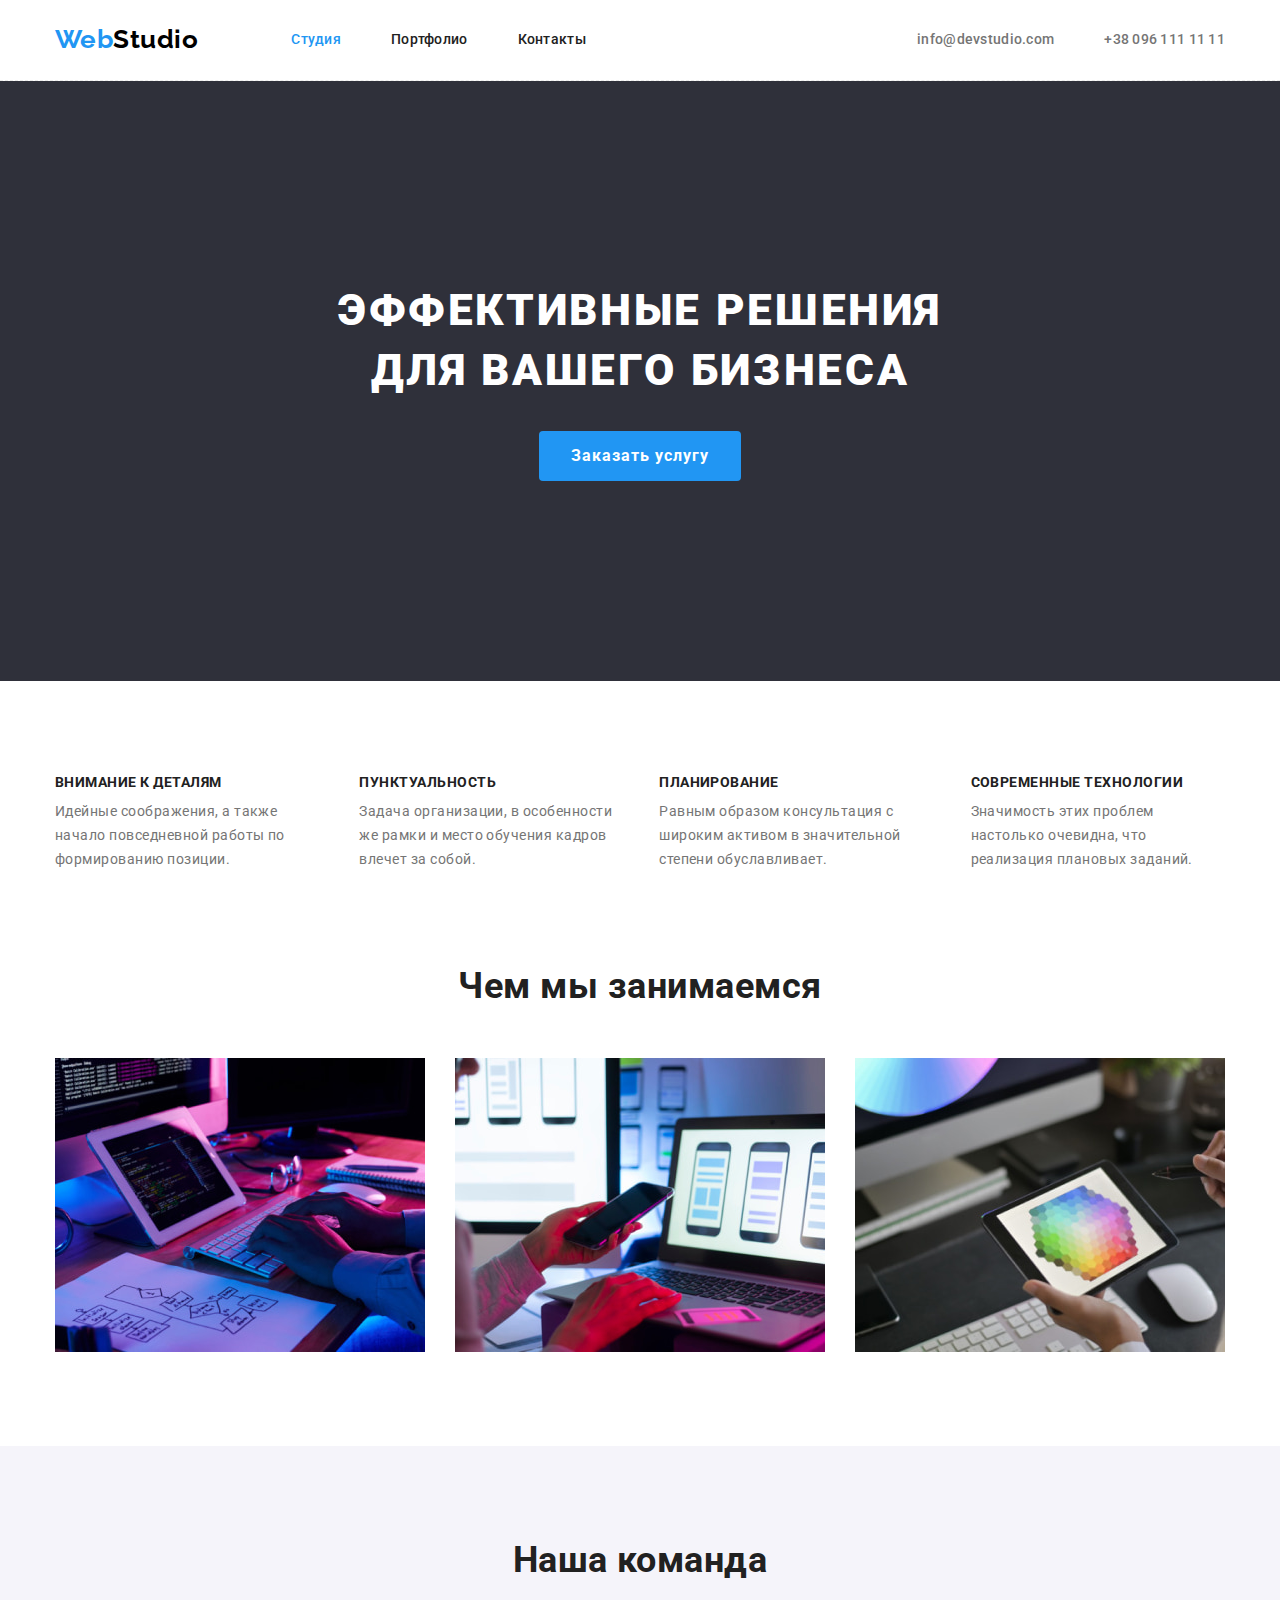
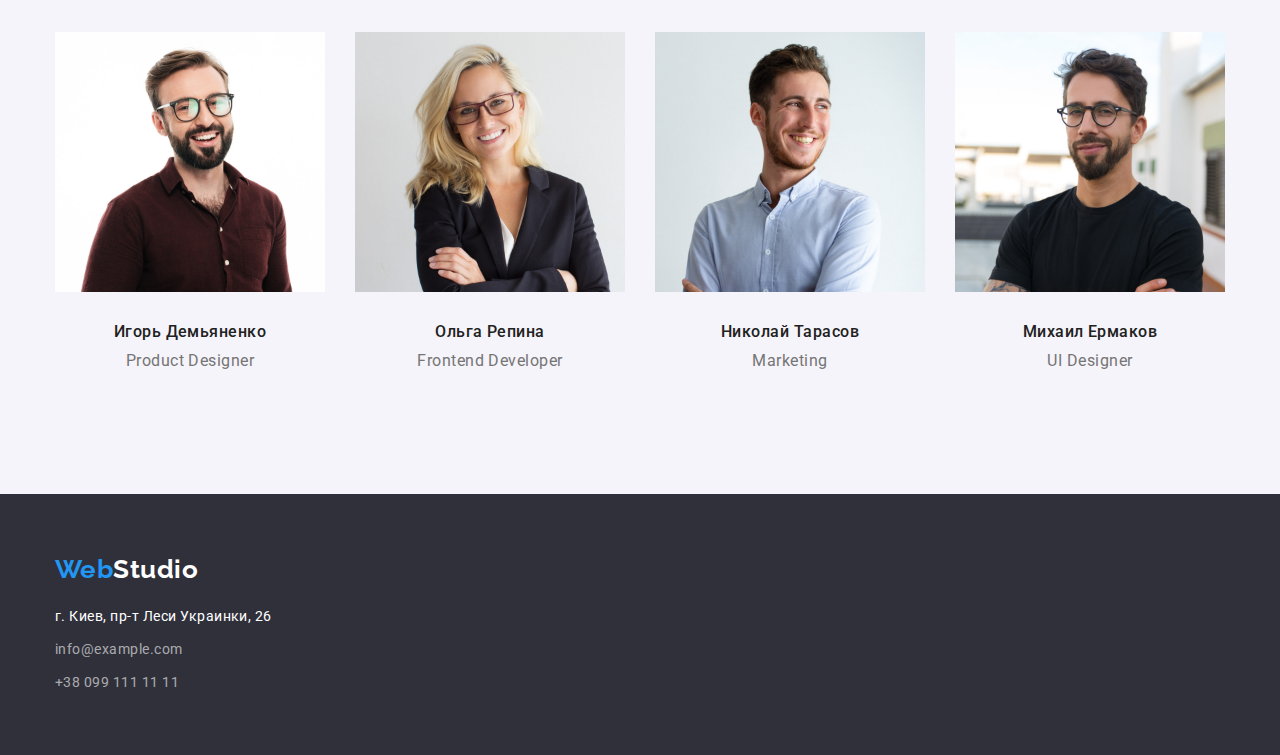
<file: index.html>
<!DOCTYPE html>
<html lang="ru">
<head>
    <meta charset="UTF-8">
    <meta http-equiv="X-UA-Compatible" content="IE=edge">
    <meta name="viewport" content="width=device-width, initial-scale=1.0">
    <title>Home work</title>
    <link rel="preconnect" href="https://fonts.googleapis.com">
    <link rel="preconnect" href="https://fonts.gstatic.com" crossorigin>
    <link href="https://fonts.googleapis.com/css2?family=Raleway:wght@700&family=Roboto:wght@400;500;700;900&display=swap"
        rel="stylesheet">
        <link rel="stylesheet" href="https://cdn.jsdelivr.net/npm/modern-normalize@1.1.0/modern-normalize.min.css">
    <link rel="stylesheet" href="./css/styles.css">
</head>
<body>
    <header class="header">
        <div class="container header-container">
            <a class="logo link" href="./index.html">Web<span class="logo-primary">Studio</span></a>
            <nav>
                <ul class="nav-list list">
                    <li class="nav-item"><a class="nav-link current link" href="./index.html">Студия</a></li>
                    <li class="nav-item"><a class="nav-link link" href="./portfolio.html">Портфолио</a></li>
                    <li class="nav-item"><a class="nav-link link" href="">Контакты</a></li>
                </ul>
            </nav>
            <ul class="header-contact-list list">
                <li class="header-contact-item"><a class="header-contact link" href="mailto:info@devstudio.com">info@devstudio.com</a></li>
                <li class="header-contact-item"><a class="header-contact link" href="tel:+380961111111">+38 096 111 11 11</a></li>
            </ul>
        </div>
    </header>
    <main>
        <section class="hero">
            <div class="container">
                <h1 class="hero-title">Эффективные решения для вашего бизнеса</h1>
                <button class="service-btn" type="button">Заказать услугу</button>
            </div>
        </section>
        <section class="section">
            <div class="container">
                <h2 class="visually-hidden">Преимущества компании</h2>
                <ul class="features-list list">
                    <li class="features-item">
                        <h3 class="features-title">Внимание к деталям</h3>
                        <p class="features-text">Идейные соображения, а также начало повседневной работы по формированию позиции.</p>
                    </li>
                    <li class="features-item">
                        <h3 class="features-title">Пунктуальность</h3>
                        <p class="features-text">Задача организации, в особенности же рамки и место обучения кадров влечет за собой.</p>
                    </li>
                    <li class="features-item">
                        <h3 class="features-title">Планирование</h3>
                        <p class="features-text">Равным образом консультация с широким активом в значительной степени обуславливает.</p>
                    </li>
                    <li class="features-item">
                        <h3 class="features-title">Современные технологии</h3>
                        <p class="features-text">Значимость этих проблем настолько очевидна, что реализация плановых заданий.</p>
                    </li>
                </ul>
        </div>
        </section>
        <section class="services section">
            <div class="container">
                <h2 class="services-title">Чем мы занимаемся</h2>
                <ul class="services-list list">
                    <li class="services-item"><img src="./images/img-1.jpg" alt="Разработка сайтов" width="370"></li>
                    <li class="services-item"><img src="./images/img-2.jpg" alt="Разработка мобильных приложений" width="370"></li>
                    <li class="services-item"><img src="./images/img-3.jpg" alt="Разработка дизайна проекта" width="370"></li>
                </ul>
            </div>
        </section>
        <section class="team section">
            <div class="container">
                <h2 class="team-title">Наша команда</h2>
                <ul class="team-list list">
                    <li class="team-item">
                        <img src="./images/team-img-1.jpg" alt="Игорь Демьяненко" width="270">
                        <div class="team-wrapper">
                            <h3 class="team-subtitle">Игорь Демьяненко</h3>
                            <p class="team-text">Product Designer</p>
                        </div>
                    </li>
                    <li class="team-item">
                        <img src="./images/team-img-2.jpg" alt="Ольга Репина" width="270">
                        <div class="team-wrapper">
                            <h3 class="team-subtitle">Ольга Репина</h3>
                            <p class="team-text">Frontend Developer</p>
                        </div>
                    </li>
                    <li class="team-item">
                        <img src="./images/team-img-3.jpg" alt="Николай Тарасов" width="270">
                        <div class="team-wrapper">
                            <h3 class="team-subtitle">Николай Тарасов</h3>
                            <p class="team-text">Marketing</p>
                        </div>
                    </li>
                    <li class="team-item">
                        <img src="./images/team-img-4.jpg" alt="Михаил Ермаков" width="270">
                        <div class="team-wrapper">
                            <h3 class="team-subtitle">Михаил Ермаков</h3>
                            <p class="team-text">UI Designer</p>
                        </div>
                    </li>
                </ul>
            </div>
        </section>
    </main>

    <footer class="footer">
        <div class="container">
            <a class="footer-logo link" href="/">Web<span class="logo-secondary">Studio</span></a>
            <address>
                <ul class="list">
                    <li class="footer-contact-item"><a class="adress-link link"
                            href="https://www.google.com.ua/maps/place/%D0%B1%D1%83%D0%BB.+%D0%9B%D0%B5%D1%81%D0%B8+%D0%A3%D0%BA%D1%80%D0%B0%D0%B8%D0%BD%D0%BA%D0%B8,+26,+%D0%9A%D0%B8%D0%B5%D0%B2,+02000/@50.4265841,30.5361971,17z/data=!3m1!4b1!4m5!3m4!1s0x40d4cf0e033ecbe9:0x57a4dffefec77da0!8m2!3d50.4265807!4d30.5383858?hl=ru">г.
                            Киев, пр-т Леси Украинки, 26</a></li>
                    <li class="footer-contact-item"><a class="footer-contact link" href="mailto:info@example.com">info@example.com</a></li>
                    <li class="footer-contact-item"><a class="footer-contact link" href="tel:+380991111111">+38 099 111 11 11</a></li>
                </ul>
            </address>
        </div>
    </footer>
    
</body>
</html>
</file>
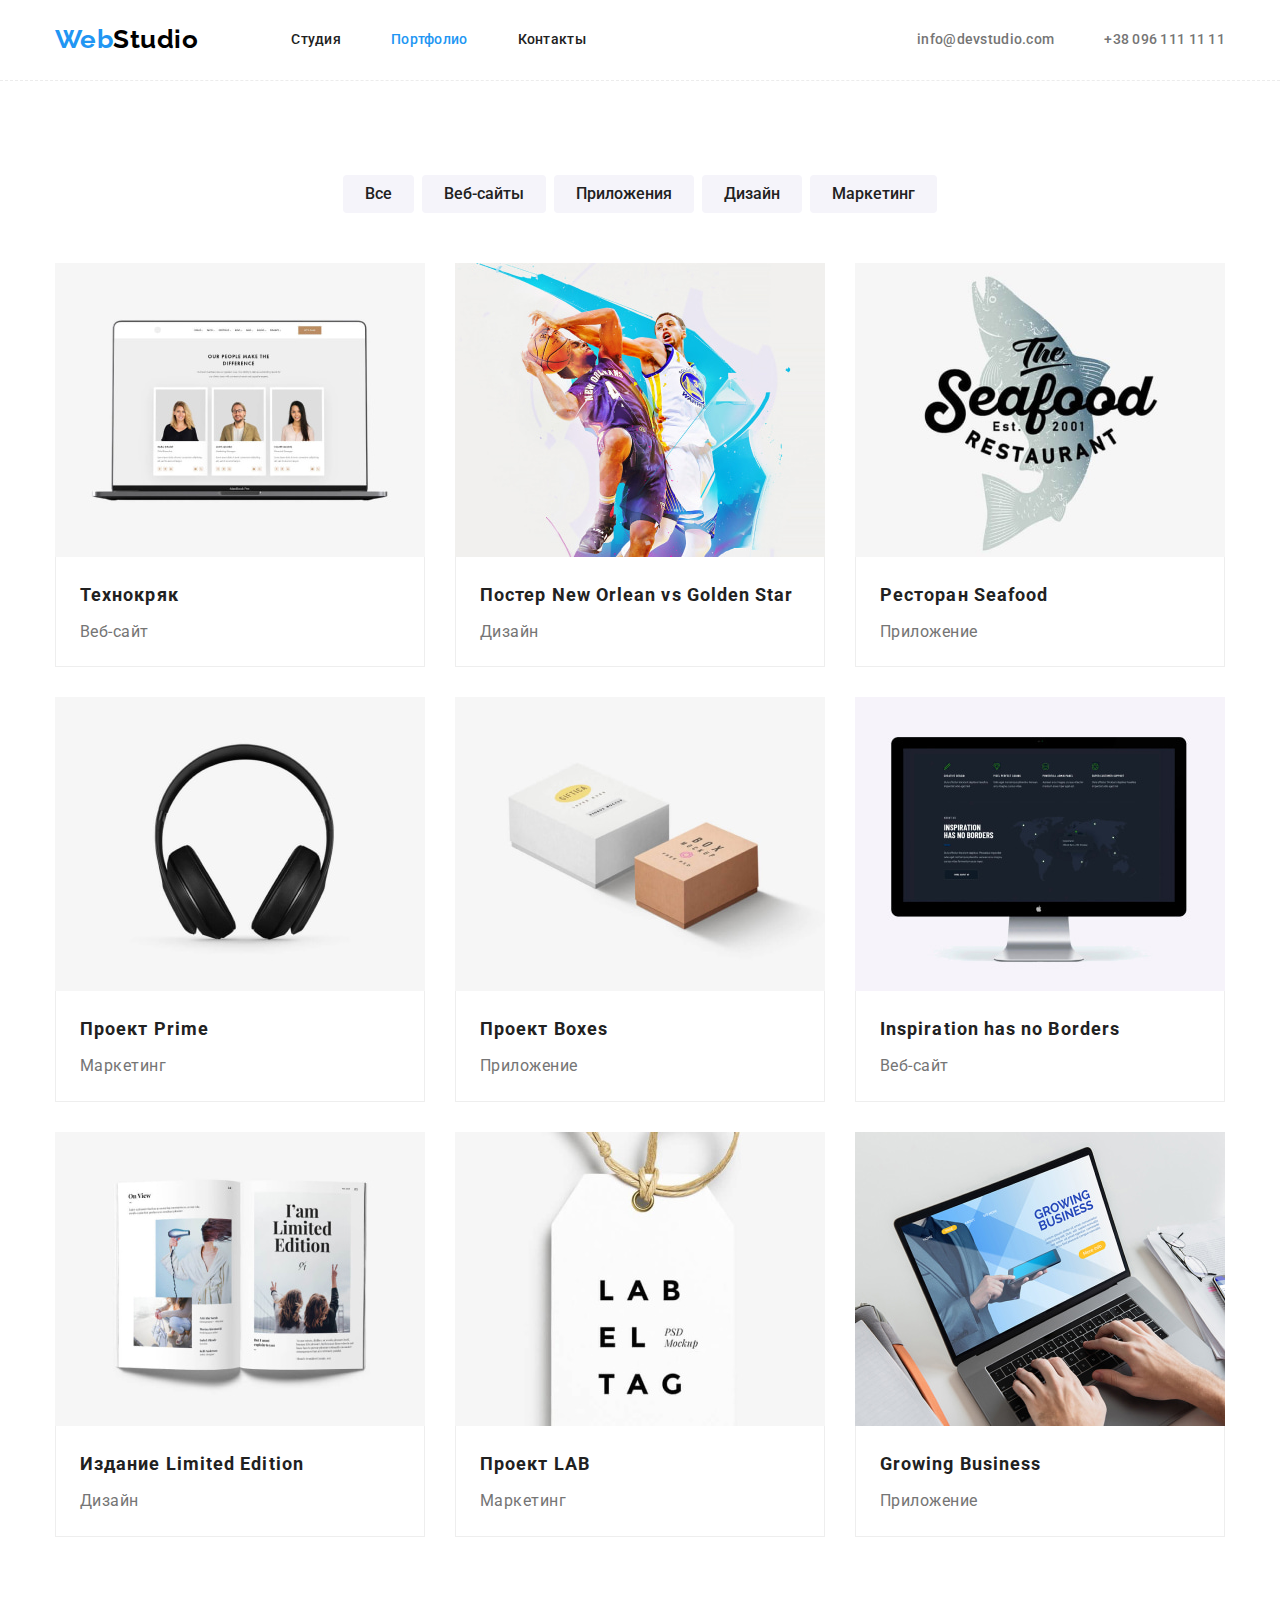
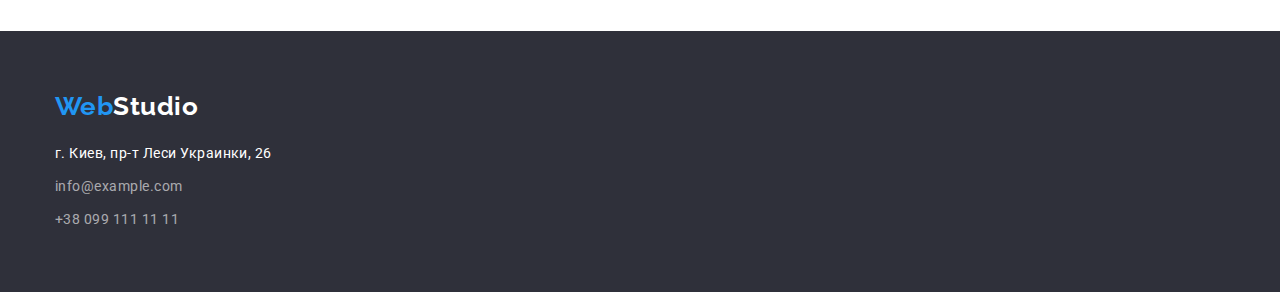
<file: portfolio.html>
<!DOCTYPE html>
<html lang="ru">

<head>
    <meta charset="UTF-8">
    <meta http-equiv="X-UA-Compatible" content="IE=edge">
    <meta name="viewport" content="width=device-width, initial-scale=1.0">
    <title>Home work</title>
    <link rel="preconnect" href="https://fonts.googleapis.com">
    <link rel="preconnect" href="https://fonts.gstatic.com" crossorigin>
    <link href="https://fonts.googleapis.com/css2?family=Raleway:wght@700&family=Roboto:wght@400;500;700;900&display=swap"
        rel="stylesheet">
    <link rel="stylesheet" href="https://cdn.jsdelivr.net/npm/modern-normalize@1.1.0/modern-normalize.min.css">
        
    <link rel="stylesheet" href="./css/styles.css">
</head>

<body>
    <header class="header">
        <div class="container header-container">
            <a class="logo link" href="./index.html">Web<span class="logo-primary">Studio</span></a>
            <nav>
                <ul class="nav-list list">
                    <li class="nav-item"><a class="nav-link link" href="./index.html">Студия</a></li>
                    <li class="nav-item"><a class="nav-link current link" href="./portfolio.html">Портфолио</a></li>
                    <li class="nav-item"><a class="nav-link link" href="">Контакты</a></li>
                </ul>
            </nav>
            <ul class="header-contact-list list">
                <li class="header-contact-item"><a class="header-contact link"
                        href="mailto:info@devstudio.com">info@devstudio.com</a></li>
                <li class="header-contact-item"><a class="header-contact link" href="tel:+380961111111">+38 096 111 11
                        11</a></li>
            </ul>
        </div>
    </header>
    <main>
        <section class="section">
            <div class="container">
                <h1 class="visually-hidden">Портфолио</h1>
                <ul class="filter-list list">
                    <li class="filter-list-item"><button class="filter-item" type="button">Все</button></li>
                    <li class="filter-list-item"><button class="filter-item" type="button">Веб-сайты</button></li>
                    <li class="filter-list-item"><button class="filter-item" type="button">Приложения</button></li>
                    <li class="filter-list-item"><button class="filter-item" type="button">Дизайн</button></li>
                    <li class="filter-list-item"><button class="filter-item" type="button">Маркетинг</button></li>
                </ul>
                <ul class="works-list list">
                    <li class="works-item">
                        <a class="link" href="">
                            <img src="./images/project-img-1.jpg" alt="Ноутбук" width="370">
                            <div class="card-wrapper">
                                <h2 class="card-title">Технокряк</h2>
                                <p class="card-description">Веб-сайт</p>
                            </div>
                        </a>
                
                    </li>
                    <li class="works-item">
                        <a class="link" href="">
                            <img src="./images/project-img-2.jpg" alt="Постер" width="370">
                            <div class="card-wrapper">
                                <h2 class="card-title">Постер New Orlean vs Golden Star</h2>
                                <p class="card-description">Дизайн</p>
                            </div>
                        </a>
                    </li>
                    <li class="works-item">
                        <a class="link" href="">
                            <img src="./images/project-img-3.jpg" alt="Логотип ресторана" width="370">
                            <div class="card-wrapper">
                                <h2 class="card-title">Ресторан Seafood</h2>
                                <p class="card-description">Приложение</p>
                            </div>
                        </a>
                    </li>
                    <li class="works-item">
                        <a class="link" href="">
                            <img class="works-img" src="./images/project-img-4.jpg" alt="Наушники" width="370">
                            <div class="card-wrapper">
                                <h2 class="card-title">Проект Prime</h2>
                                <p class="card-description">Маркетинг</p>
                            </div>
                        </a>
                
                    </li>
                    <li class="works-item">
                        <a class="link" href="">
                            <img src="./images/project-img-5.jpg" alt="Коробки" width="370">
                            <div class="card-wrapper">
                                <h2 class="card-title">Проект Boxes</h2>
                                <p class="card-description">Приложение</p>
                            </div>
                        </a>
                
                    </li>
                    <li class="works-item">
                        <a class="link" href="">
                            <img src="./images/project-img-6.jpg" alt="Монитор" width="370">
                            <div class="card-wrapper">
                                <h2 class="card-title">Inspiration has no Borders</h2>
                                <p class="card-description">Веб-сайт</p>
                            </div>
                        </a>
                    </li>
                    <li class="works-item">
                        <a class="link" href="">
                            <img src="./images/project-img-7.jpg" alt="Журнал" width="370">
                            <div class="card-wrapper">
                                <h2 class="card-title">Издание Limited Edition</h2>
                                <p class="card-description">Дизайн</p>
                            </div>
                        </a>
                    </li>
                    <li class="works-item">
                        <a class="link" href="">
                            <img src="./images/project-img-8.jpg" alt="Ярлык" width="370">
                            <div class="card-wrapper">
                                <h2 class="card-title">Проект LAB</h2>
                                <p class="card-description">Маркетинг</p>
                            </div>
                        </a>
                    </li>
                    <li class="works-item">
                        <a class="link" href="">
                            <img src="./images/project-img-9.jpg" alt="Работа за ноутбуком" width="370">
                            <div class="card-wrapper">
                                <h2 class="card-title">Growing Business</h2>
                                <p class="card-description">Приложение</p>
                            </div>
                        </a>
                    </li>
                </ul>
            </div>
        </section>
    </main>
    <footer class="footer">
        <div class="container">
            <a class="footer-logo link" href="/">Web<span class="logo-secondary">Studio</span></a>
            <address>
                <ul class="list">
                    <li class="footer-contact-item"><a class="adress-link link"
                            href="https://www.google.com.ua/maps/place/%D0%B1%D1%83%D0%BB.+%D0%9B%D0%B5%D1%81%D0%B8+%D0%A3%D0%BA%D1%80%D0%B0%D0%B8%D0%BD%D0%BA%D0%B8,+26,+%D0%9A%D0%B8%D0%B5%D0%B2,+02000/@50.4265841,30.5361971,17z/data=!3m1!4b1!4m5!3m4!1s0x40d4cf0e033ecbe9:0x57a4dffefec77da0!8m2!3d50.4265807!4d30.5383858?hl=ru">г.
                            Киев, пр-т Леси Украинки, 26</a></li>
                    <li class="footer-contact-item"><a class="footer-contact link"
                            href="mailto:info@example.com">info@example.com</a></li>
                    <li class="footer-contact-item"><a class="footer-contact link" href="tel:+380991111111">+38 099 111 11
                            11</a></li>
                </ul>
            </address>
        </div>
    </footer>

</body>

</html>
</file>
<file: css/styles.css>
:root {
  --main-bg-color: #ffffff;
  --secondary-bg-color: #2f303a;
  --accent-bg-color: #f5f4fa;
  --main-txt-color: #757575;
  --title-txt-color: #212121;
  --accent-color: #2196f3;
  --secondary-accent-color: #188ce8;
  --accent-black-color: #000000;
  --border-accent-color: #eeeeee;
}

body {
  background-color: var(--main-bg-color);
  color: var(--main-txt-color);
  font-family: Roboto, sans-serif;
  letter-spacing: 0.03em;
}

h1,
h2,
h3,
h4,
h5,
h6,
p {
  margin-top: 0;
  margin-bottom: 0;
}

img {
  display: block;
  max-width: 100%;
  height: auto;
}

.list {
  list-style: none;
  margin-top: 0;
  margin-bottom: 0;
  padding-left: 0;
}

.link {
  text-decoration: none;
}

.section {
  padding-top: 94px;
  padding-bottom: 94px;
}

.container {
  width: 1200px;
  padding-left: 15px;
  padding-right: 15px;
  margin-right: auto;
  margin-left: auto;
}

.header {
  padding-top: 24px;
  padding-bottom: 25px;
  border-bottom-width: 1px;
  border-bottom-style: dashed;
  border-bottom-color: #ececec;
}

.header-container {
  display: flex;
  align-items: center;
}

.logo {
  margin-right: 93px;
  color: var(--accent-color);
  font-family: Raleway;
  font-weight: 700;
  font-size: 26px;
  line-height: 1.19;
}

.logo-primary {
  color: var(--accent-black-color);
}

.logo-secondary {
  color: var(--main-bg-color);
}

.nav-list {
  display: flex;
  align-items: center;
}

.nav-item {
  margin-right: 50px;
}

.nav-item:last-child {
  margin: 0;
}

.nav-link {
  color: var(--title-txt-color);
  font-weight: 500;
  font-size: 14px;
  line-height: 1.14;
  letter-spacing: 0.02em;
}

.nav-link:hover,
.nav-link:focus {
  color: var(--accent-color);
}

.nav-link.current {
  color: var(--accent-color);
}

.header-contact-list {
  display: flex;
  align-items: center;
  margin-left: auto;
}

.header-contact-item {
  margin-right: 50px;
}

.header-contact-item:last-child {
  margin-right: 0;
}

.header-contact {
  color: currentColor;
  font-weight: 500;
  font-size: 14px;
  line-height: 1.14;
  letter-spacing: 0.02em;
}

.header-contact:hover,
.header-contact:focus {
  color: var(--accent-color);
}

.hero {
  padding-top: 200px;
  padding-bottom: 200px;
  background-color: var(--secondary-bg-color);
  text-align: center;
}

.hero-title {
  width: 696px;
  margin-left: auto;
  margin-right: auto;
  margin-bottom: 30px;
  color: var(--main-bg-color);
  font-weight: 900;
  font-size: 44px;
  line-height: 1.36;
  text-align: center;
  letter-spacing: 0.06em;
  text-transform: uppercase;
}

.service-btn {
  padding: 10px 32px;
  border: 0;
  border-radius: 4px;
  min-width: 200px;
  background-color: var(--accent-color);
  color: var(--main-bg-color);
  font-family: inherit;
  font-weight: 700;
  font-size: 16px;
  line-height: 1.87;
  letter-spacing: 0.06em;
  cursor: pointer;
}

.service-btn:hover,
.service-btn:focus {
  background-color: var(--secondary-accent-color);
}

.visually-hidden {
  position: absolute;
  width: 1px;
  height: 1px;
  margin: -1px;
  border: 0;
  padding: 0;
  white-space: nowrap;
  clip-path: inset(100%);
  clip: rect(0 0 0 0);
  overflow: hidden;
}

.features-list {
  display: flex;
}

.features-item {
  margin-right: 30px;
}

.features-item:last-child {
  margin-right: 0;
}

.features-title {
  margin-bottom: 10px;
  color: var(--title-txt-color);
  font-weight: 700;
  font-size: 14px;
  line-height: 1.14;
  text-transform: uppercase;
}

.features-text {
  font-size: 14px;
  line-height: 1.71;
}

.services {
  padding-top: 0;
}

.services-title,
.team-title {
  margin-bottom: 50px;
  color: var(--title-txt-color);
  font-weight: 700;
  font-size: 36px;
  line-height: 1.16;
  text-align: center;
}

.services-list {
  display: flex;
}

.services-item {
  margin-right: 30px;
}

.services-item:last-child {
  margin-right: 0;
}

.team {
  background-color: var(--accent-bg-color);
}

.team-list {
  display: flex;
}
.team-item {
  margin-right: 30px;
  text-align: center;
}

.team-item:last-child {
  margin-right: 0;
}

.team-wrapper {
  padding-top: 30px;
  padding-bottom: 30px;
}

.team-subtitle {
  margin-bottom: 10px;
  color: var(--title-txt-color);
  font-weight: 500;
  font-size: 16px;
  line-height: 1.19;
}

.team-text {
  font-size: 16px;
  line-height: 1.19;
}

.footer {
  padding-top: 60px;
  padding-bottom: 60px;
  background-color: var(--secondary-bg-color);
}

.footer-logo {
  display: block;
  margin-bottom: 20px;
  color: var(--accent-color);
  font-family: Raleway;
  font-weight: 700;
  font-size: 26px;
  line-height: 1.19;
}

.footer-contact-item {
  margin-bottom: 9px;
}

.footer-contact-item:last-child {
  margin-bottom: 0;
}

.adress-link {
  color: #ffffff;
  font-style: normal;
  font-size: 14px;
  line-height: 1.71;
}

.adress-link:hover,
.adress-link:focus {
  color: var(--accent-color);
}

.footer-contact {
  color: rgba(255, 255, 255, 0.6);
  font-style: normal;
  font-size: 14px;
  line-height: 1.71;
}

.footer-contact:hover,
.footer-contact:focus {
  color: var(--accent-color);
}

/* Портфолио */

.filter-list {
  display: flex;
  margin-bottom: 50px;
  justify-content: center;
}

.filter-item {
  padding: 6px 22px;
  border: 0;
  border-radius: 4px;
  background-color: var(--accent-bg-color);
  color: var(--title-txt-color);
  font-family: inherit;
  font-weight: 500;
  font-size: 16px;
  line-height: 1.6;
  text-align: center;
  cursor: pointer;
}

.filter-list-item {
  margin-right: 8px;
}
.filter-list-item:last-child {
  margin-right: 0;
}

.filter-item:hover,
.filter-item:focus {
  background-color: var(--accent-color);
  color: var(--main-bg-color);
}

.works-list {
  display: flex;
  flex-wrap: wrap;
  margin-right: -30px;
  margin-bottom: -30px;
}
.works-item {
  flex-basis: calc((100% - 90px) / 3);
  margin-right: 30px;
  margin-bottom: 30px;
}

.card-wrapper {
  padding: 20px 24px;
  border-right-width: 1px;
  border-right-style: solid;
  border-right-color: var(--border-accent-color);
  border-bottom-width: 1px;
  border-bottom-style: solid;
  border-bottom-color: var(--border-accent-color);
  border-left-width: 1px;
  border-left-style: solid;
  border-left-color: var(--border-accent-color);
}

.card-title {
  margin-bottom: 4px;
  color: var(--title-txt-color);
  font-weight: 700;
  font-size: 18px;
  line-height: 2;
  letter-spacing: 0.06em;
}

.card-description {
  color: var(--main-txt-color);
  font-size: 16px;
  line-height: 1.87;
}
</file>
